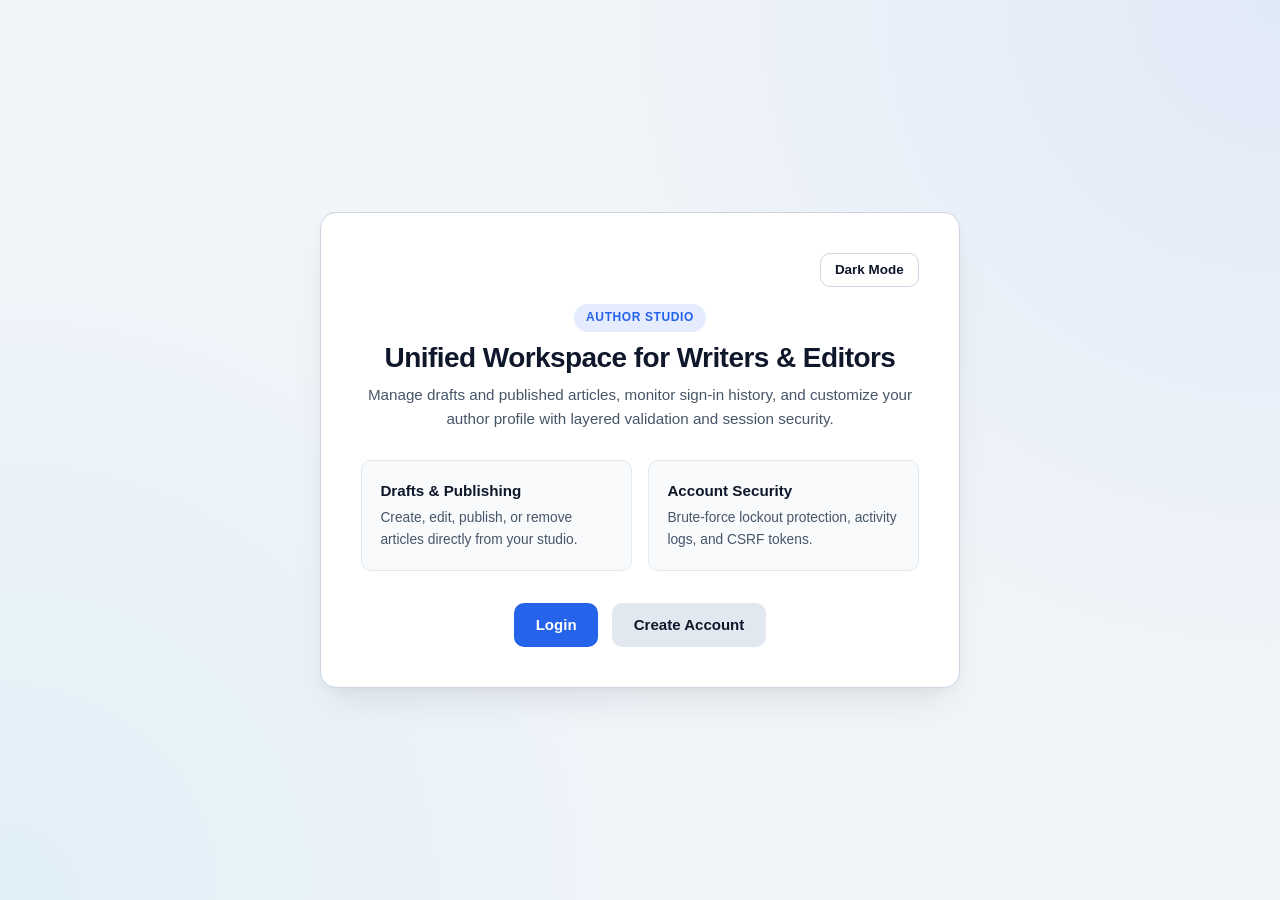
<file: index.html>
<!DOCTYPE html>
<html lang="en" data-theme="light">

<head>
    <meta charset="UTF-8">
    <meta name="viewport" content="width=device-width, initial-scale=1.0">
    <title>Author Studio — Writer &amp; Publishing Portal</title>
    <link rel="stylesheet" href="assets/css/style.css">
</head>

<body>
    <main class="page-wrapper">
        <section class="card hero-card">
            <div class="top-bar-right">
                <button type="button" id="theme-toggle" class="btn btn-ghost btn-sm"
                    aria-label="Toggle dark or light theme">
                    Dark Mode
                </button>
            </div>

            <header class="card-header">
                <span class="badge">Author Studio</span>
                <h1>Unified Workspace for Writers &amp; Editors</h1>
                <p class="subtitle">
                    Manage drafts and published articles, monitor sign-in history, and customize your author profile
                    with layered validation and session security.
                </p>
            </header>

            <div class="feature-strip">
                <div class="feature-item">
                    <strong>Drafts &amp; Publishing</strong>
                    <span>Create, edit, publish, or remove articles directly from your studio.</span>
                </div>
                <div class="feature-item">
                    <strong>Account Security</strong>
                    <span>Brute-force lockout protection, activity logs, and CSRF tokens.</span>
                </div>
            </div>

            <div class="hero-actions">
                <a href="componnent/login.html" class="btn btn-primary">Login</a>
                <a href="componnent/register.html" class="btn btn-secondary">Create Account</a>
            </div>
        </section>
    </main>

    <script src="assets/js/script.js"></script>
</body>

</html>
</file>
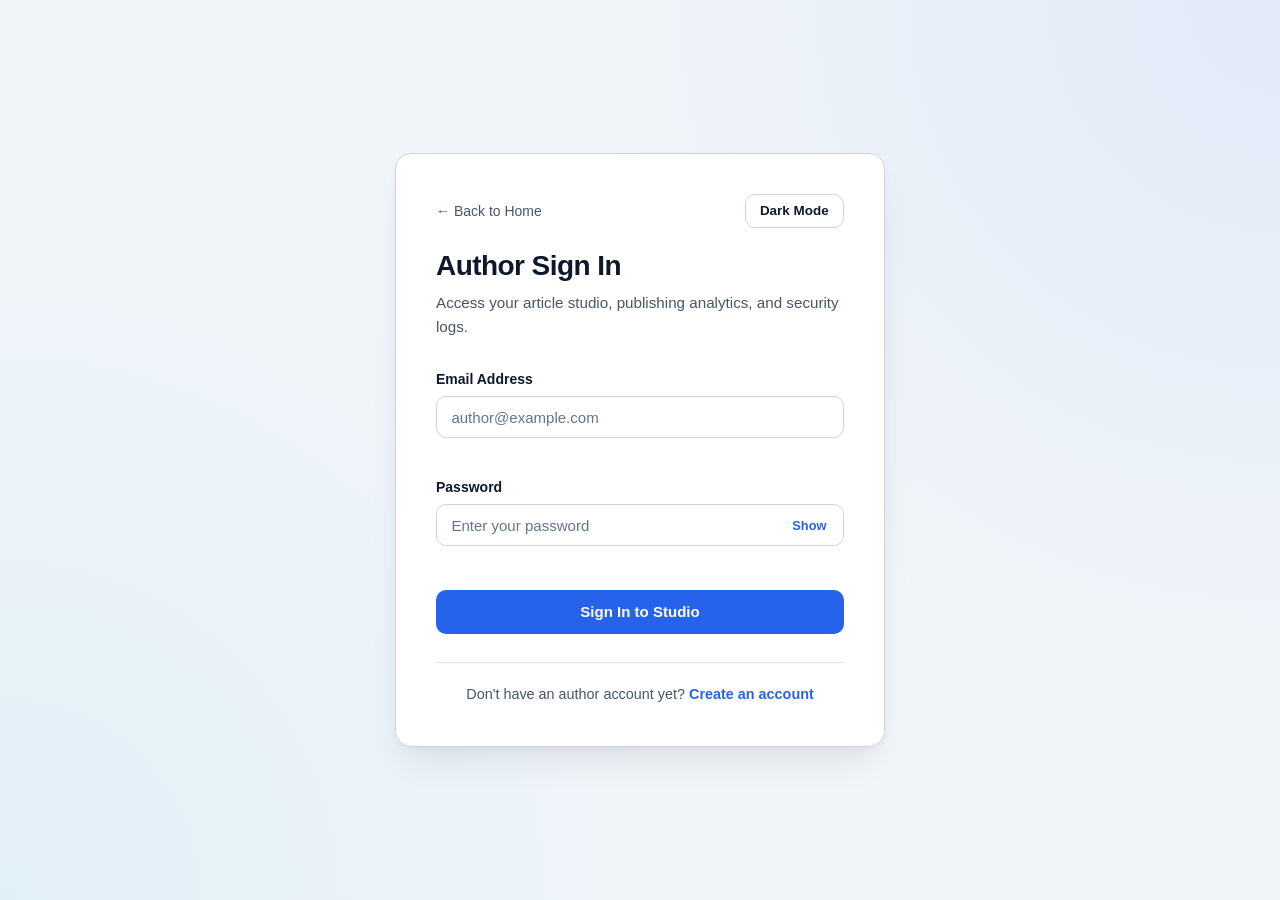
<file: componnent/login.html>
<!DOCTYPE html>
<html lang="en" data-theme="light">

<head>
    <meta charset="UTF-8">
    <meta name="viewport" content="width=device-width, initial-scale=1.0">
    <title>Author Sign In — Author Studio</title>
    <link rel="stylesheet" href="../assets/css/style.css">
</head>

<body>
    <main class="page-wrapper">
        <section class="card auth-card">
            <div class="top-bar-row">
                <a href="../index.html" class="back-link">&larr; Back to Home</a>
                <button type="button" id="theme-toggle" class="btn btn-ghost btn-sm">Dark Mode</button>
            </div>

            <header class="card-header">
                <h1>Author Sign In</h1>
                <p class="subtitle">Access your article studio, publishing analytics, and security logs.</p>
            </header>

            <div id="alert-box" class="alert" role="alert" hidden></div>

            <form id="login-form" action="../php/process_login.php" method="POST" novalidate>
                <div class="form-group">
                    <label for="email">Email Address</label>
                    <input type="email" id="email" name="email" placeholder="author@example.com" autocomplete="email"
                        required>
                    <small class="error-text" id="email-error"></small>
                </div>

                <div class="form-group">
                    <label for="password">Password</label>
                    <div class="password-wrapper">
                        <input type="password" id="password" name="password" placeholder="Enter your password"
                            autocomplete="current-password" required>
                        <button type="button" class="toggle-password" data-target="password"
                            aria-label="Show or hide password">
                            Show
                        </button>
                    </div>
                    <small class="error-text" id="password-error"></small>
                </div>

                <button type="submit" class="btn btn-primary btn-block">Sign In to Studio</button>
            </form>

            <footer class="card-footer">
                <p>Don't have an author account yet? <a href="register.html">Create an account</a></p>
            </footer>
        </section>
    </main>

    <script src="../assets/js/script.js"></script>
</body>

</html>
</file>
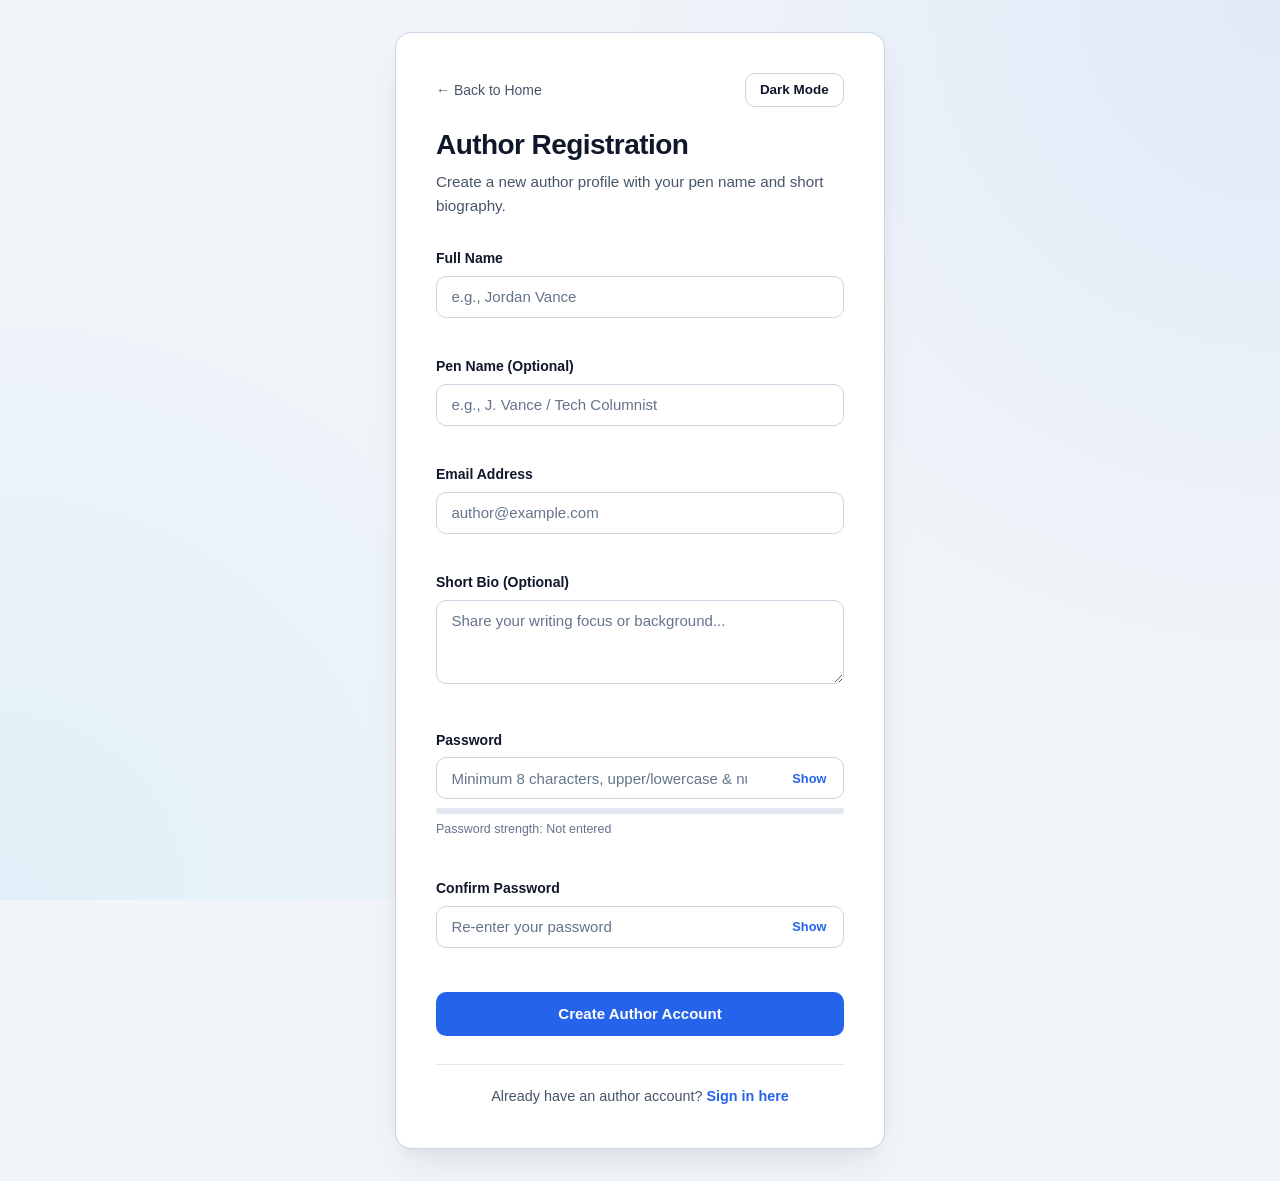
<file: componnent/register.html>
<!DOCTYPE html>
<html lang="en" data-theme="light">

<head>
    <meta charset="UTF-8">
    <meta name="viewport" content="width=device-width, initial-scale=1.0">
    <title>Author Registration — Author Studio</title>
    <link rel="stylesheet" href="../assets/css/style.css">
</head>

<body>
    <main class="page-wrapper">
        <section class="card auth-card">
            <div class="top-bar-row">
                <a href="../index.html" class="back-link">&larr; Back to Home</a>
                <button type="button" id="theme-toggle" class="btn btn-ghost btn-sm">Dark Mode</button>
            </div>

            <header class="card-header">
                <h1>Author Registration</h1>
                <p class="subtitle">Create a new author profile with your pen name and short biography.</p>
            </header>

            <div id="alert-box" class="alert" role="alert" hidden></div>

            <form id="register-form" action="../php/process_register.php" method="POST" novalidate>
                <div class="form-group">
                    <label for="full_name">Full Name</label>
                    <input type="text" id="full_name" name="full_name" placeholder="e.g., Jordan Vance"
                        autocomplete="name" minlength="3" maxlength="100" required>
                    <small class="error-text" id="full_name-error"></small>
                </div>

                <div class="form-group">
                    <label for="pen_name">Pen Name (Optional)</label>
                    <input type="text" id="pen_name" name="pen_name" placeholder="e.g., J. Vance / Tech Columnist"
                        maxlength="100">
                    <small class="error-text" id="pen_name-error"></small>
                </div>

                <div class="form-group">
                    <label for="email">Email Address</label>
                    <input type="email" id="email" name="email" placeholder="author@example.com" autocomplete="email"
                        required>
                    <small class="error-text" id="email-error"></small>
                </div>

                <div class="form-group">
                    <label for="bio">Short Bio (Optional)</label>
                    <textarea id="bio" name="bio" rows="3" maxlength="400"
                        placeholder="Share your writing focus or background..."></textarea>
                    <small class="error-text" id="bio-error"></small>
                </div>

                <div class="form-group">
                    <label for="password">Password</label>
                    <div class="password-wrapper">
                        <input type="password" id="password" name="password"
                            placeholder="Minimum 8 characters, upper/lowercase &amp; numbers"
                            autocomplete="new-password" minlength="8" required>
                        <button type="button" class="toggle-password" data-target="password"
                            aria-label="Show or hide password">
                            Show
                        </button>
                    </div>
                    <div class="strength-meter" aria-hidden="true">
                        <div id="strength-bar" class="strength-bar"></div>
                    </div>
                    <small class="helper-text" id="strength-label">Password strength: Not entered</small>
                    <small class="error-text" id="password-error"></small>
                </div>

                <div class="form-group">
                    <label for="confirm_password">Confirm Password</label>
                    <div class="password-wrapper">
                        <input type="password" id="confirm_password" name="confirm_password"
                            placeholder="Re-enter your password" autocomplete="new-password" minlength="8" required>
                        <button type="button" class="toggle-password" data-target="confirm_password"
                            aria-label="Show or hide confirm password">
                            Show
                        </button>
                    </div>
                    <small class="error-text" id="confirm_password-error"></small>
                </div>

                <button type="submit" class="btn btn-primary btn-block">Create Author Account</button>
            </form>

            <footer class="card-footer">
                <p>Already have an author account? <a href="login.html">Sign in here</a></p>
            </footer>
        </section>
    </main>

    <script src="../assets/js/script.js"></script>
</body>

</html>
</file>
<file: assets/css/style.css>
/* ==========================================================================
   1. DESIGN TOKENS & THEME VARIABLES
   ========================================================================== */
:root {
    --font-sans: "Inter", -apple-system, BlinkMacSystemFont, "Segoe UI", Roboto, Oxygen, Ubuntu, Cantarell, sans-serif;
    --font-mono: ui-monospace, SFMono-Regular, Menlo, Monaco, Consolas, "Liberation Mono", monospace;

    /* Surface & Canvas */
    --bg-canvas: #f1f5f9;
    --bg-gradient: radial-gradient(circle at top right, rgba(37, 99, 235, 0.08), transparent 45%),
                   radial-gradient(circle at bottom left, rgba(14, 165, 233, 0.07), transparent 45%);
    --surface-card: #ffffff;
    --surface-subtle: #f8fafc;
    --surface-hover: #f1f5f9;

    /* Typography */
    --text-primary: #0f172a;
    --text-secondary: #475569;
    --text-muted: #64748b;

    /* Borders & Rings */
    --border-color: #cbd5e1;
    --border-subtle: #e2e8f0;
    --focus-ring: rgba(37, 99, 235, 0.22);

    /* Brand & Actions */
    --primary-color: #2563eb;
    --primary-hover: #1d4ed8;
    --secondary-bg: #e2e8f0;
    --secondary-hover: #cbd5e1;
    --danger-color: #dc2626;
    --danger-hover: #b91c1c;

    /* Status Badges & Alerts */
    --success-bg: #dcfce7;
    --success-border: #86efac;
    --success-text: #166534;

    --warning-bg: #fef3c7;
    --warning-border: #fde68a;
    --warning-text: #92400e;

    --error-bg: #fee2e2;
    --error-border: #fca5a5;
    --error-text: #991b1b;

    /* Elevation & Radii */
    --radius-sm: 6px;
    --radius-md: 10px;
    --radius-lg: 16px;
    --radius-full: 9999px;

    --shadow-card: 0 20px 38px -12px rgba(15, 23, 42, 0.1), 0 4px 12px -4px rgba(15, 23, 42, 0.05);
    --transition-fast: 0.18s ease;
}

html[data-theme="dark"] {
    --bg-canvas: #090d16;
    --bg-gradient: radial-gradient(circle at top right, rgba(59, 130, 246, 0.14), transparent 45%),
                   radial-gradient(circle at bottom left, rgba(14, 165, 233, 0.1), transparent 45%);
    --surface-card: #111827;
    --surface-subtle: #1e293b;
    --surface-hover: #263349;

    --text-primary: #f8fafc;
    --text-secondary: #cbd5e1;
    --text-muted: #94a3b8;

    --border-color: #334155;
    --border-subtle: #1e293b;
    --focus-ring: rgba(59, 130, 246, 0.32);

    --primary-color: #3b82f6;
    --primary-hover: #2563eb;
    --secondary-bg: #1e293b;
    --secondary-hover: #334155;
    --danger-color: #ef4444;
    --danger-hover: #dc2626;

    --success-bg: rgba(6, 78, 59, 0.65);
    --success-border: #059669;
    --success-text: #a7f3d0;

    --warning-bg: rgba(120, 53, 15, 0.65);
    --warning-border: #d97706;
    --warning-text: #fde68a;

    --error-bg: rgba(127, 29, 29, 0.65);
    --error-border: #dc2626;
    --error-text: #fecaca;

    --shadow-card: 0 24px 48px -12px rgba(0, 0, 0, 0.65);
}

/* ==========================================================================
   2. RESET & BASE TYPOGRAPHY
   ========================================================================== */
*,
*::before,
*::after {
    box-sizing: border-box;
    margin: 0;
    padding: 0;
}

html {
    font-size: 16px;
    -webkit-font-smoothing: antialiased;
    -moz-osx-font-smoothing: grayscale;
}

body {
    font-family: var(--font-sans);
    background-color: var(--bg-canvas);
    background-image: var(--bg-gradient);
    background-attachment: fixed;
    color: var(--text-primary);
    line-height: 1.6;
    min-height: 100vh;
    transition: background-color var(--transition-fast), color var(--transition-fast);
}

code {
    font-family: var(--font-mono);
    font-size: 0.82rem;
    padding: 0.15rem 0.4rem;
    border-radius: var(--radius-sm);
    background-color: var(--surface-subtle);
    border: 1px solid var(--border-subtle);
}

/* ==========================================================================
   3. PAGE CONTAINERS & CARD ARCHITECTURE
   ========================================================================== */
.page-wrapper {
    display: flex;
    align-items: center;
    justify-content: center;
    min-height: 100vh;
    padding: 2rem 1.25rem;
}

.dashboard-wrapper {
    align-items: flex-start;
}

.card {
    width: 100%;
    background-color: var(--surface-card);
    border: 1px solid var(--border-color);
    border-radius: var(--radius-lg);
    box-shadow: var(--shadow-card);
    padding: 2.5rem;
    transition: background-color var(--transition-fast), border-color var(--transition-fast);
}

.hero-card {
    max-width: 640px;
    text-align: center;
}

.auth-card {
    max-width: 490px;
}

.dashboard-card {
    max-width: 1060px;
}

/* ==========================================================================
   4. NAVIGATION BARS, HEADERS & HERO STRIPS
   ========================================================================== */
.top-bar-right {
    display: flex;
    justify-content: flex-end;
    margin-bottom: 1rem;
}

.top-bar-row {
    display: flex;
    align-items: center;
    justify-content: space-between;
    gap: 1rem;
    margin-bottom: 1.25rem;
}

.back-link {
    display: inline-flex;
    align-items: center;
    gap: 0.35rem;
    font-size: 0.875rem;
    font-weight: 500;
    color: var(--text-secondary);
    text-decoration: none;
    transition: color var(--transition-fast);
}

.back-link:hover {
    color: var(--primary-color);
}

.card-header {
    margin-bottom: 1.75rem;
}

.card-header h1 {
    font-size: 1.75rem;
    font-weight: 700;
    letter-spacing: -0.02em;
    line-height: 1.25;
    margin-top: 0.5rem;
}

.subtitle {
    color: var(--text-secondary);
    font-size: 0.95rem;
    margin-top: 0.5rem;
}

.badge {
    display: inline-flex;
    align-items: center;
    padding: 0.28rem 0.78rem;
    border-radius: var(--radius-full);
    background-color: rgba(37, 99, 235, 0.12);
    color: var(--primary-color);
    font-size: 0.75rem;
    font-weight: 700;
    letter-spacing: 0.05em;
    text-transform: uppercase;
}

.feature-strip {
    display: grid;
    grid-template-columns: repeat(auto-fit, minmax(230px, 1fr));
    gap: 1rem;
    text-align: left;
    margin-bottom: 2rem;
}

.feature-item {
    background-color: var(--surface-subtle);
    border: 1px solid var(--border-subtle);
    border-radius: var(--radius-md);
    padding: 1.15rem;
}

.feature-item strong {
    display: block;
    font-size: 0.95rem;
    font-weight: 600;
    margin-bottom: 0.25rem;
}

.feature-item span {
    display: block;
    font-size: 0.86rem;
    color: var(--text-secondary);
}

.hero-actions {
    display: flex;
    justify-content: center;
    flex-wrap: wrap;
    gap: 0.85rem;
}

/* ==========================================================================
   5. FORM CONTROLS, INPUTS & PASSWORD STRENGTH METER
   ========================================================================== */
.form-group {
    margin-bottom: 1.2rem;
}

.form-group label {
    display: block;
    font-size: 0.875rem;
    font-weight: 600;
    color: var(--text-primary);
    margin-bottom: 0.4rem;
}

.form-group input,
.form-group textarea,
.form-group select,
.filter-form input,
.filter-form select {
    width: 100%;
    padding: 0.72rem 0.9rem;
    font-family: inherit;
    font-size: 0.94rem;
    color: var(--text-primary);
    background-color: var(--surface-card);
    border: 1px solid var(--border-color);
    border-radius: var(--radius-md);
    transition: border-color var(--transition-fast), box-shadow var(--transition-fast), background-color var(--transition-fast);
}

.form-group textarea {
    resize: vertical;
    min-height: 84px;
}

.form-group input::placeholder,
.form-group textarea::placeholder,
.filter-form input::placeholder {
    color: var(--text-muted);
}

.form-group input:focus,
.form-group textarea:focus,
.form-group select:focus,
.filter-form input:focus,
.filter-form select:focus {
    outline: none;
    border-color: var(--primary-color);
    box-shadow: 0 0 0 3.5px var(--focus-ring);
}

.form-group input.input-invalid,
.form-group textarea.input-invalid {
    border-color: var(--danger-color);
}

.form-row-2 {
    display: grid;
    grid-template-columns: repeat(auto-fit, minmax(230px, 1fr));
    gap: 1rem;
}

.form-row-inline {
    display: flex;
    align-items: flex-end;
    justify-content: space-between;
    flex-wrap: wrap;
    gap: 1rem;
}

.compact-group {
    margin-bottom: 0;
    min-width: 220px;
}

.password-wrapper {
    position: relative;
    display: flex;
    align-items: center;
}

.password-wrapper input {
    padding-right: 6rem;
}

.toggle-password {
    position: absolute;
    right: 0.55rem;
    padding: 0.3rem 0.55rem;
    border: none;
    border-radius: var(--radius-sm);
    background: transparent;
    color: var(--primary-color);
    font-family: inherit;
    font-size: 0.8rem;
    font-weight: 600;
    cursor: pointer;
    transition: background-color var(--transition-fast);
}

.toggle-password:hover {
    background-color: rgba(37, 99, 235, 0.1);
}

.strength-meter {
    width: 100%;
    height: 6px;
    margin-top: 0.55rem;
    background-color: var(--border-subtle);
    border-radius: var(--radius-full);
    overflow: hidden;
}

.strength-bar {
    width: 0%;
    height: 100%;
    border-radius: var(--radius-full);
    transition: width 0.25s ease, background-color 0.25s ease;
}

.helper-text {
    display: block;
    font-size: 0.78rem;
    color: var(--text-muted);
    margin-top: 0.35rem;
}

.error-text {
    display: block;
    min-height: 1.1em;
    font-size: 0.8rem;
    font-weight: 500;
    color: var(--danger-color);
    margin-top: 0.25rem;
}

/* ==========================================================================
   6. BUTTON SYSTEM
   ========================================================================== */
.btn {
    display: inline-flex;
    align-items: center;
    justify-content: center;
    gap: 0.45rem;
    padding: 0.75rem 1.3rem;
    border: 1px solid transparent;
    border-radius: var(--radius-md);
    font-family: inherit;
    font-size: 0.94rem;
    font-weight: 600;
    line-height: 1.2;
    text-decoration: none;
    cursor: pointer;
    transition: background-color var(--transition-fast), border-color var(--transition-fast), transform 0.1s ease;
}

.btn:active {
    transform: translateY(1px);
}

.btn-sm {
    padding: 0.5rem 0.9rem;
    font-size: 0.84rem;
}

.btn-xs {
    padding: 0.34rem 0.68rem;
    font-size: 0.78rem;
    border-radius: var(--radius-sm);
}

.btn-block {
    width: 100%;
    margin-top: 0.4rem;
}

.btn-primary {
    background-color: var(--primary-color);
    color: #ffffff;
}

.btn-primary:hover {
    background-color: var(--primary-hover);
}

.btn-secondary {
    background-color: var(--secondary-bg);
    color: var(--text-primary);
}

.btn-secondary:hover {
    background-color: var(--secondary-hover);
}

.btn-ghost {
    background-color: transparent;
    border-color: var(--border-color);
    color: var(--text-primary);
}

.btn-ghost:hover {
    background-color: var(--surface-subtle);
}

.btn-danger {
    background-color: var(--danger-color);
    color: #ffffff;
}

.btn-danger:hover {
    background-color: var(--danger-hover);
}

/* ==========================================================================
   7. ALERTS & CARD FOOTERS
   ========================================================================== */
.alert {
    padding: 0.9rem 1.05rem;
    border-radius: var(--radius-md);
    border: 1px solid transparent;
    font-size: 0.9rem;
    font-weight: 500;
    margin-bottom: 1.35rem;
}

.alert-error {
    background-color: var(--error-bg);
    border-color: var(--error-border);
    color: var(--error-text);
}

.alert-success {
    background-color: var(--success-bg);
    border-color: var(--success-border);
    color: var(--success-text);
}

.card-footer {
    margin-top: 1.75rem;
    padding-top: 1.25rem;
    border-top: 1px solid var(--border-subtle);
    text-align: center;
    font-size: 0.9rem;
    color: var(--text-secondary);
}

.card-footer a {
    color: var(--primary-color);
    font-weight: 600;
    text-decoration: none;
}

.card-footer a:hover {
    text-decoration: underline;
}

/* ==========================================================================
   8. DASHBOARD LAYOUT, METRIC CARDS & DATA TABLES
   ========================================================================== */
.dashboard-header {
    display: flex;
    align-items: flex-start;
    justify-content: space-between;
    flex-wrap: wrap;
    gap: 1rem;
    padding-bottom: 1.5rem;
    border-bottom: 1px solid var(--border-subtle);
    margin-bottom: 1.75rem;
}

.dashboard-header h1 {
    font-size: 1.65rem;
    font-weight: 700;
    letter-spacing: -0.02em;
    margin-top: 0.45rem;
}

.header-actions {
    display: flex;
    align-items: center;
    gap: 0.65rem;
}

.dashboard-grid {
    display: grid;
    grid-template-columns: repeat(auto-fit, minmax(200px, 1fr));
    gap: 1rem;
    margin-bottom: 2rem;
}

.stat-box {
    background-color: var(--surface-subtle);
    border: 1px solid var(--border-subtle);
    border-radius: var(--radius-md);
    padding: 1.25rem;
}

.stat-box h2 {
    font-size: 0.76rem;
    font-weight: 700;
    text-transform: uppercase;
    letter-spacing: 0.05em;
    color: var(--text-muted);
    margin-bottom: 0.4rem;
}

.stat-box p {
    font-size: 1.25rem;
    font-weight: 700;
    color: var(--text-primary);
}

.panel-section {
    margin-top: 2.25rem;
    padding-top: 1.75rem;
    border-top: 1px solid var(--border-subtle);
}

.panel-section h2 {
    font-size: 1.15rem;
    font-weight: 700;
    margin-bottom: 1.1rem;
}

.section-toolbar {
    display: flex;
    align-items: center;
    justify-content: space-between;
    flex-wrap: wrap;
    gap: 1rem;
    margin-bottom: 1.15rem;
}

.section-toolbar h2 {
    margin-bottom: 0;
}

.filter-form {
    display: flex;
    align-items: center;
    flex-wrap: wrap;
    gap: 0.55rem;
}

.filter-form input,
.filter-form select {
    width: auto;
    min-width: 165px;
    padding: 0.52rem 0.8rem;
    font-size: 0.86rem;
}

.table-responsive {
    width: 100%;
    overflow-x: auto;
    border: 1px solid var(--border-subtle);
    border-radius: var(--radius-md);
}

.data-table {
    width: 100%;
    border-collapse: collapse;
    font-size: 0.9rem;
}

.data-table th,
.data-table td {
    padding: 0.85rem 1rem;
    border-bottom: 1px solid var(--border-subtle);
    text-align: left;
    vertical-align: middle;
}

.data-table th {
    background-color: var(--surface-subtle);
    font-size: 0.78rem;
    font-weight: 700;
    text-transform: uppercase;
    letter-spacing: 0.04em;
    color: var(--text-muted);
}

.data-table tbody tr:nth-child(even) {
    background-color: rgba(148, 163, 184, 0.04);
}

.data-table tbody tr:hover {
    background-color: var(--surface-hover);
}

.data-table tbody tr:last-child td {
    border-bottom: none;
}

.pill {
    display: inline-block;
    padding: 0.22rem 0.6rem;
    border-radius: var(--radius-sm);
    background-color: var(--surface-subtle);
    border: 1px solid var(--border-color);
    font-size: 0.78rem;
    font-weight: 600;
}

.status-badge {
    display: inline-block;
    padding: 0.22rem 0.62rem;
    border-radius: var(--radius-full);
    border: 1px solid transparent;
    font-size: 0.72rem;
    font-weight: 700;
    letter-spacing: 0.03em;
}

.status-published,
.status-success {
    background-color: var(--success-bg);
    border-color: var(--success-border);
    color: var(--success-text);
}

.status-draft,
.status-locked {
    background-color: var(--warning-bg);
    border-color: var(--warning-border);
    color: var(--warning-text);
}

.status-failed {
    background-color: var(--error-bg);
    border-color: var(--error-border);
    color: var(--error-text);
}

.actions-cell {
    white-space: nowrap;
}

.inline-form {
    display: inline-block;
    margin-right: 0.35rem;
}

.text-muted {
    color: var(--text-muted);
    font-size: 0.82rem;
}

.empty-state {
    padding: 1.25rem;
    border-radius: var(--radius-md);
    background-color: var(--surface-subtle);
    border: 1px dashed var(--border-color);
    color: var(--text-muted);
    font-size: 0.9rem;
    text-align: center;
}

/* ==========================================================================
   9. RESPONSIVE BREAKPOINTS
   ========================================================================== */
@media (max-width: 600px) {
    .page-wrapper {
        padding: 1.25rem 0.85rem;
    }

    .card {
        padding: 1.5rem 1.25rem;
        border-radius: var(--radius-md);
    }

    .card-header h1 {
        font-size: 1.45rem;
    }

    .hero-actions .btn,
    .filter-form,
    .filter-form input,
    .filter-form select,
    .filter-form .btn {
        width: 100%;
    }
}
</file>
